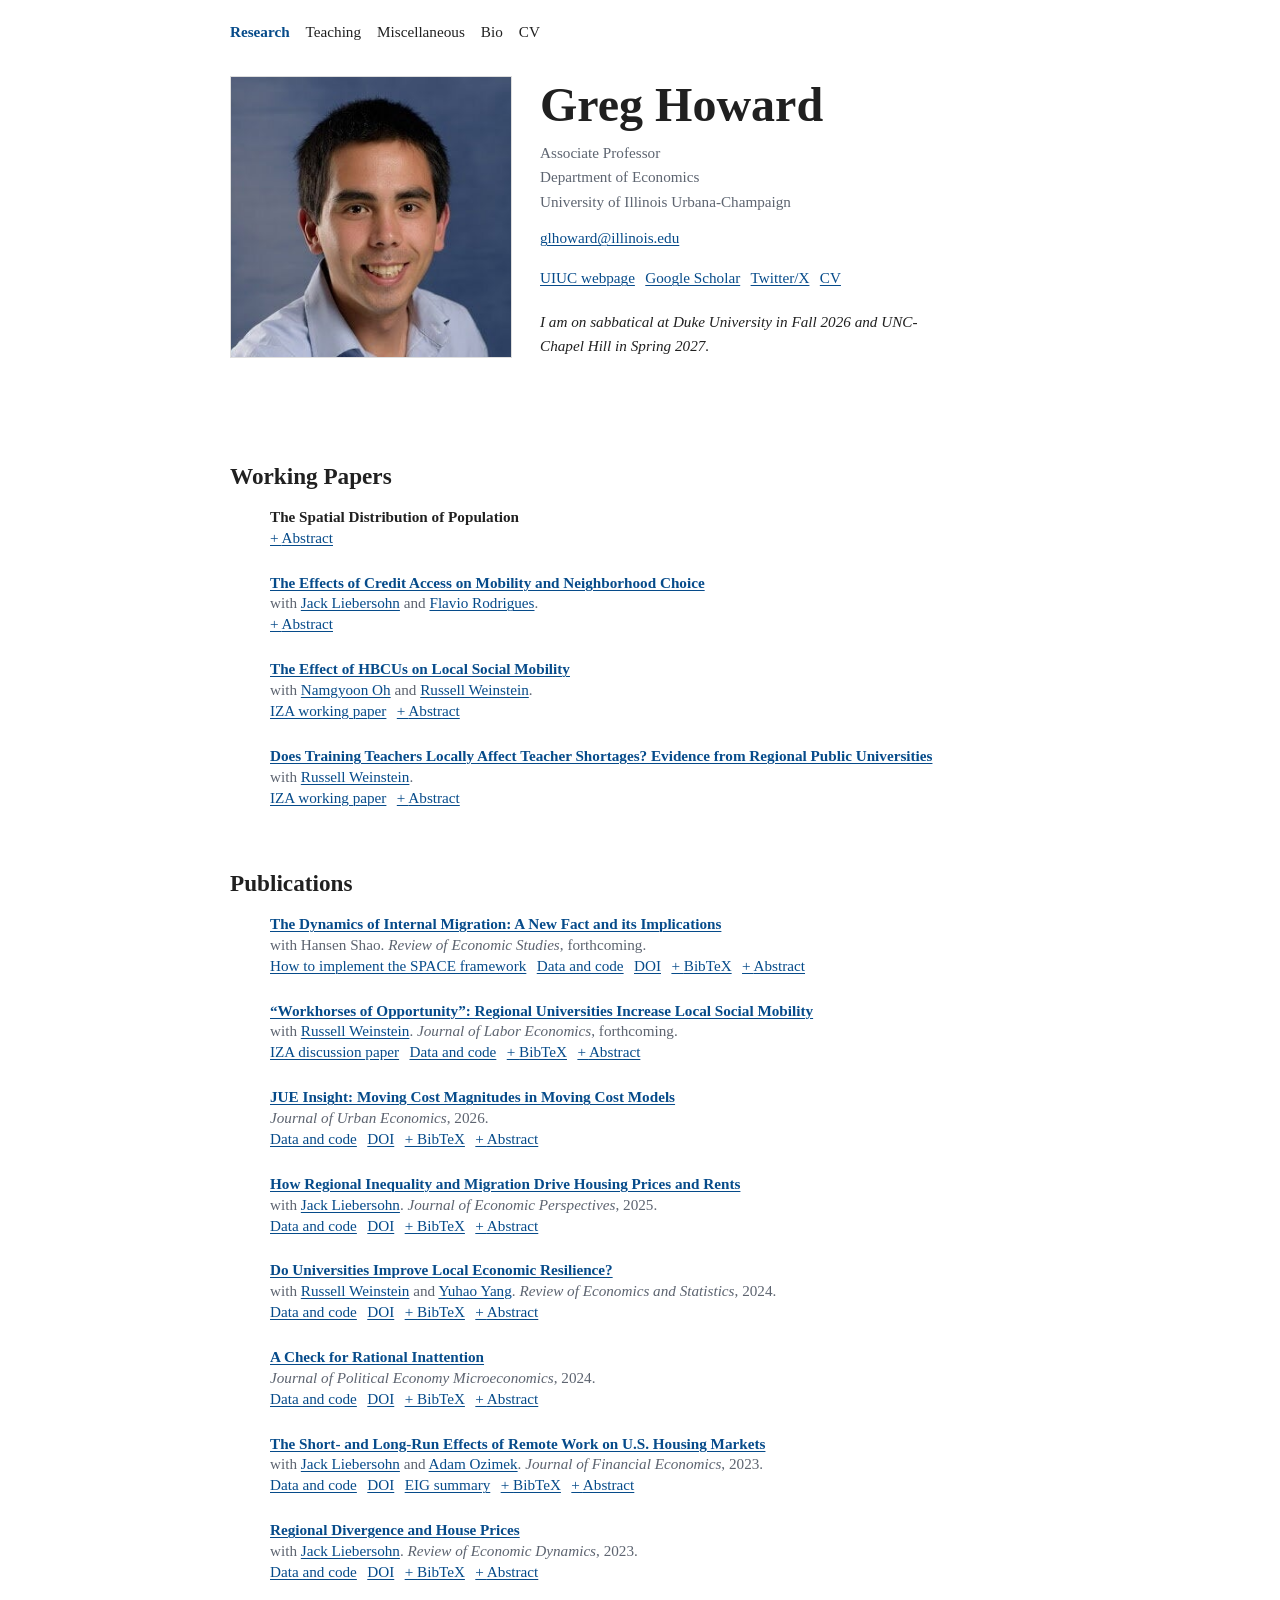
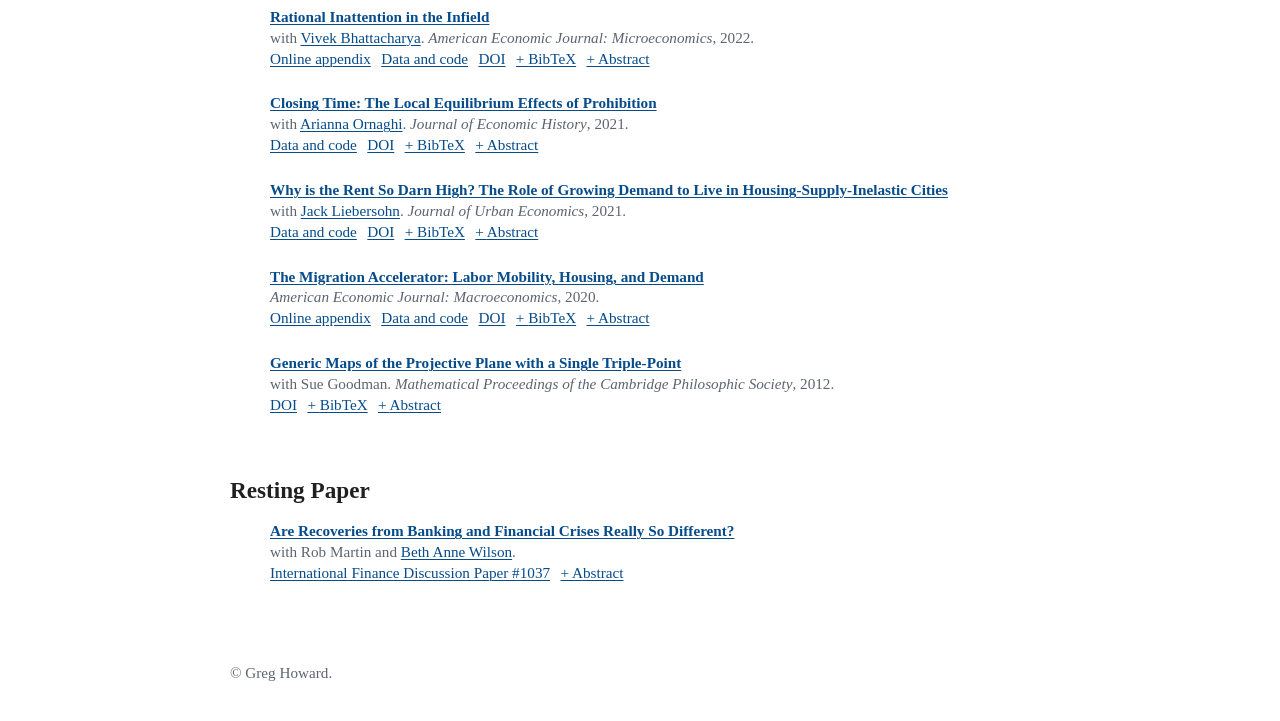
<file: index.html>
<!doctype html>
<html lang="en">
<head>
  <meta charset="utf-8">
  <meta name="viewport" content="width=device-width, initial-scale=1">
  <title>Greg Howard</title>
  <meta name="description" content="Academic homepage of Greg Howard, Associate Professor of Economics at the University of Illinois Urbana-Champaign. Research on migration, housing, urban and regional economics, universities, and attention.">
  <meta name="author" content="Greg Howard">
  <meta name="robots" content="index, follow, max-image-preview:large">
  <link rel="canonical" href="https://greghoward.org/">
  <link rel="me" href="https://economics.illinois.edu/profile/glhoward">
  <link rel="me" href="https://scholar.google.com/citations?user=89NvjbQAAAAJ">
  <link rel="me" href="https://twitter.com/greg_l_howard">
  <meta property="og:title" content="Greg Howard">
  <meta property="og:description" content="Academic homepage of Greg Howard at the University of Illinois Urbana-Champaign.">
  <meta property="og:type" content="website">
  <meta property="og:url" content="https://greghoward.org/">
  <meta property="og:site_name" content="Greg Howard">
  <meta property="og:locale" content="en_US">
  <meta property="og:image" content="https://greghoward.org/images/greg-howard.jpg">
  <meta property="og:image:alt" content="Greg Howard">
  <meta name="twitter:card" content="summary">
  <meta name="twitter:creator" content="@greg_l_howard">
  <meta name="twitter:title" content="Greg Howard">
  <meta name="twitter:description" content="Academic homepage of Greg Howard at the University of Illinois Urbana-Champaign.">
  <meta name="twitter:image" content="https://greghoward.org/images/greg-howard.jpg">
  <script type="application/ld+json">
  {
    "@context": "https://schema.org",
    "@graph": [
      {
        "@type": "Person",
        "@id": "https://greghoward.org/#greg-howard",
        "name": "Greg Howard",
        "givenName": "Greg",
        "familyName": "Howard",
        "url": "https://greghoward.org/",
        "image": "https://greghoward.org/images/greg-howard.jpg",
        "email": "mailto:glhoward@illinois.edu",
        "jobTitle": "Associate Professor of Economics",
        "worksFor": {
          "@type": "CollegeOrUniversity",
          "name": "University of Illinois Urbana-Champaign",
          "url": "https://illinois.edu/"
        },
        "affiliation": {
          "@type": "Organization",
          "name": "Department of Economics, University of Illinois Urbana-Champaign",
          "url": "https://economics.illinois.edu/"
        },
        "sameAs": [
          "https://economics.illinois.edu/profile/glhoward",
          "https://scholar.google.com/citations?user=89NvjbQAAAAJ",
          "https://twitter.com/greg_l_howard"
        ],
        "knowsAbout": [
          "Macroeconomics",
          "Urban economics",
          "Regional economics",
          "Migration",
          "Housing markets",
          "Universities",
          "Rational inattention"
        ]
      },
      {
        "@type": "WebSite",
        "@id": "https://greghoward.org/#website",
        "name": "Greg Howard",
        "url": "https://greghoward.org/",
        "publisher": {
          "@id": "https://greghoward.org/#greg-howard"
        }
      },
      {
        "@type": "CollectionPage",
        "@id": "https://greghoward.org/#webpage",
        "name": "Greg Howard",
        "url": "https://greghoward.org/",
        "description": "Academic homepage of Greg Howard, Associate Professor of Economics at the University of Illinois Urbana-Champaign.",
        "isPartOf": {
          "@id": "https://greghoward.org/#website"
        },
        "about": {
          "@id": "https://greghoward.org/#greg-howard"
        },
        "mainEntity": {
          "@type": "ItemList",
          "name": "Research by Greg Howard",
          "itemListElement": [
            {
              "@type": "ListItem",
              "position": 1,
              "item": {
                "@type": "ScholarlyArticle",
                "name": "The Spatial Distribution of Population"
              }
            },
            {
              "@type": "ListItem",
              "position": 2,
              "item": {
                "@type": "ScholarlyArticle",
                "name": "The Effects of Credit Access on Mobility and Neighborhood Choice",
                "url": "https://greghoward.org/papers/Credit_Access_and_Household_Mobility.pdf"
              }
            },
            {
              "@type": "ListItem",
              "position": 3,
              "item": {
                "@type": "ScholarlyArticle",
                "name": "The Effect of HBCUs on Local Social Mobility",
                "url": "https://greghoward.org/papers/HBCUs.pdf"
              }
            },
            {
              "@type": "ListItem",
              "position": 4,
              "item": {
                "@type": "ScholarlyArticle",
                "name": "Does Training Teachers Locally Affect Teacher Shortages? Evidence from Regional Public Universities",
                "url": "https://greghoward.org/papers/University_and_K_12_Education.pdf"
              }
            },
            {
              "@type": "ListItem",
              "position": 5,
              "item": {
                "@type": "ScholarlyArticle",
                "name": "The Dynamics of Internal Migration: A New Fact and its Implications",
                "url": "https://greghoward.org/papers/Microfoundations_for_Gravity.pdf"
              }
            },
            {
              "@type": "ListItem",
              "position": 6,
              "item": {
                "@type": "ScholarlyArticle",
                "name": "Workhorses of Opportunity: Regional Universities Increase Local Social Mobility",
                "url": "https://greghoward.org/papers/Universities_and_Mobility.pdf"
              }
            },
            {
              "@type": "ListItem",
              "position": 7,
              "item": {
                "@type": "ScholarlyArticle",
                "name": "Moving Cost Magnitudes in Moving Cost Models",
                "url": "https://greghoward.org/papers/Moving_Cost_Magnitudes.pdf"
              }
            },
            {
              "@type": "ListItem",
              "position": 8,
              "item": {
                "@type": "ScholarlyArticle",
                "name": "How Regional Inequality and Migration Drive Housing Prices and Rents",
                "url": "https://greghoward.org/papers/JEP_Article.pdf"
              }
            },
            {
              "@type": "ListItem",
              "position": 9,
              "item": {
                "@type": "ScholarlyArticle",
                "name": "Do Universities Improve Local Economic Resilience?",
                "url": "https://greghoward.org/papers/Resilience.pdf"
              }
            },
            {
              "@type": "ListItem",
              "position": 10,
              "item": {
                "@type": "ScholarlyArticle",
                "name": "A Check for Rational Inattention",
                "url": "https://greghoward.org/papers/AttentionChess.pdf"
              }
            },
            {
              "@type": "ListItem",
              "position": 11,
              "item": {
                "@type": "ScholarlyArticle",
                "name": "The Short- and Long-Run Effects of Remote Work on U.S. Housing Markets",
                "url": "https://greghoward.org/papers/Remote_Work.pdf"
              }
            },
            {
              "@type": "ListItem",
              "position": 12,
              "item": {
                "@type": "ScholarlyArticle",
                "name": "Regional Divergence and House Prices",
                "url": "https://greghoward.org/papers/Regional_Divergence.pdf"
              }
            },
            {
              "@type": "ListItem",
              "position": 13,
              "item": {
                "@type": "ScholarlyArticle",
                "name": "Rational Inattention in the Infield",
                "url": "https://greghoward.org/papers/Rational_Inattention.pdf"
              }
            },
            {
              "@type": "ListItem",
              "position": 14,
              "item": {
                "@type": "ScholarlyArticle",
                "name": "Closing Time: The Local Equilibrium Effects of Prohibition",
                "url": "https://greghoward.org/papers/Prohibition.pdf"
              }
            },
            {
              "@type": "ListItem",
              "position": 15,
              "item": {
                "@type": "ScholarlyArticle",
                "name": "Why is the Rent So Darn High? The Role of Growing Demand to Live in Housing-Supply-Inelastic Cities",
                "url": "https://greghoward.org/papers/Rent.pdf"
              }
            },
            {
              "@type": "ListItem",
              "position": 16,
              "item": {
                "@type": "ScholarlyArticle",
                "name": "The Migration Accelerator: Labor Mobility, Housing, and Demand",
                "url": "https://greghoward.org/papers/Howard_TheMigrationAccelerator.pdf"
              }
            },
            {
              "@type": "ListItem",
              "position": 17,
              "item": {
                "@type": "ScholarlyArticle",
                "name": "Generic Maps of the Projective Plane with a Single Triple-Point",
                "url": "https://greghoward.org/papers/GenericMaps.pdf"
              }
            },
            {
              "@type": "ListItem",
              "position": 18,
              "item": {
                "@type": "ScholarlyArticle",
                "name": "Are Recoveries from Banking and Financial Crises Really So Different?",
                "url": "https://greghoward.org/papers/Recoveries.pdf"
              }
            }
          ]
        }
      }
    ]
  }
  </script>
  <link rel="stylesheet" href="style.css">
</head>
<body>
  <a class="skip-link" href="#main">Skip to main content</a>

  <header class="site-header" id="home">
    <div class="container">
      <nav class="site-nav" aria-label="Primary navigation">
        <a href="index.html" aria-current="page">Research</a>
        <a href="teaching.html">Teaching</a>
        <a href="miscellaneous.html">Miscellaneous</a>
        <a href="bio.html">Bio</a>
        <a href="CV.pdf" target="_blank" rel="noopener">CV</a>
      </nav>

      <div class="intro profile">
        <img class="headshot" src="images/greg-howard.jpg" alt="Greg Howard">
        <div>
          <h1>Greg Howard</h1>
          <p class="role">Associate Professor<br>Department of Economics<br>University of Illinois Urbana-Champaign</p>
          <p><a href="mailto:glhoward@illinois.edu">glhoward@illinois.edu</a></p>
          <p class="links">
            <a href="https://economics.illinois.edu/profile/glhoward" target="_blank" rel="noopener">UIUC webpage</a>
            <a href="https://scholar.google.com/citations?hl=en&amp;user=89NvjbQAAAAJ" target="_blank" rel="noopener">Google Scholar</a>
            <a href="https://twitter.com/greg_l_howard" target="_blank" rel="noopener">Twitter/X</a>
            <a href="CV.pdf" target="_blank" rel="noopener">CV</a>
          </p>
          <p class="notice">I am on sabbatical at Duke University in Fall 2026 and UNC-Chapel Hill in Spring 2027.</p>
        </div>
      </div>
    </div>
  </header>

  <main id="main" class="container">
    <section id="working-papers" aria-labelledby="working-papers-heading">
      <h2 id="working-papers-heading">Working Papers</h2>

      <article class="paper">
        <div class="paper-title">The Spatial Distribution of Population</div>
        <div class="paper-links">
          <details class="abstract">
                    <summary>Abstract</summary>
                    <p>Why do populations exhibit Zipf's law nationally and within regions? I propose a theory of location choice in which cities substitute for one another at varying geographical scales, and which generates the rank-size regularity and a fractal spatial pattern. The model links bilateral migration flows to population cross-elasticities, yielding testable predictions: migration is nearly log-uniform in distance, follows gravity, is disproportionately long-distance for large cities, and is excessively large-city-to-large-city. I then use observed migration flows to discipline a quantitative version of the model. Combined with agglomeration, the model reproduces the observed spatial distribution across multiple stable equilibria.</p>
                  </details>
        </div>
      </article>

      <article class="paper">
        <div class="paper-title"><a href="papers/Credit_Access_and_Household_Mobility.pdf" target="_blank" rel="noopener">The Effects of Credit Access on Mobility and Neighborhood Choice</a></div>
        <div class="paper-meta">with <a href="https://www.jackliebersohn.com" target="_blank" rel="noopener">Jack Liebersohn</a> and <a href="https://sites.google.com/view/frodrigues/home" target="_blank" rel="noopener">Flavio Rodrigues</a>.</div>
        <div class="paper-links">
          <details class="abstract">
                    <summary>Abstract</summary>
                    <p>Using detailed credit data and an empirical strategy based on the removal of Chapter 7 bankruptcy flags, we study the effects of credit access on internal migration and neighborhood choice. We document that increased credit access increases zip-code migration rates but has no positive effect on a person's neighborhood quality. We interpret this result as consistent with a view that unconstrained movers equalize utility across space by their willingness to pay for housing, so constrained agents have no incentive to move to better-on-observable neighborhoods when their constraints are relaxed.</p>
                  </details>
        </div>
      </article>

      <article class="paper">
        <div class="paper-title"><a href="papers/HBCUs.pdf" target="_blank" rel="noopener">The Effect of HBCUs on Local Social Mobility</a></div>
        <div class="paper-meta">with <a href="https://namgyoon-oh.github.io/" target="_blank" rel="noopener">Namgyoon Oh</a> and <a href="https://publish.illinois.edu/russellweinstein/research/" target="_blank" rel="noopener">Russell Weinstein</a>.</div>
        <div class="paper-links">
          <a href="https://docs.iza.org/dp18402.pdf" target="_blank" rel="noopener">IZA working paper</a>
          <details class="abstract">
                    <summary>Abstract</summary>
                    <p>We investigate the effects of 4-year public historically Black colleges and universities (HBCUs) on social mobility of nearby Black and White children. For causal identification, we exploit that many HBCUs began as normal schools training Black teachers. We argue site selection resembled that for Black insane asylums (as well as all asylums). Using this design, we find that in recent years, Black children from counties with Black normal schools are seven percentage points more likely to graduate college and rise two percentiles in the income distribution that those from control asylum counties. We find no effects for White children.</p>
                  </details>
        </div>
      </article>

      <article class="paper">
        <div class="paper-title"><a href="papers/University_and_K_12_Education.pdf" target="_blank" rel="noopener">Does Training Teachers Locally Affect Teacher Shortages? Evidence from Regional Public Universities</a></div>
        <div class="paper-meta">with <a href="https://publish.illinois.edu/russellweinstein/research/" target="_blank" rel="noopener">Russell Weinstein</a>.</div>
        <div class="paper-links">
          <a href="https://docs.iza.org/dp18572.pdf" target="_blank" rel="noopener">IZA working paper</a>
          <details class="abstract">
                    <summary>Abstract</summary>
                    <p>We study the effect of regional public universities on local teacher labor markets. We use the historical assignment of normal schools and insane asylums to identify the effect of university proximity. Normal schools, built to train teachers, became regional universities while asylums mostly continue as small psychiatric facilities. Our evidence suggests greater teacher supply in normal school counties: lower teacher wages and more teachers per student. Asylum counties have more teachers with emergency credentials and fewer who majored in education&mdash;suggesting they mitigate lower supply by hiring in different pools. Normal school counties have higher high school test scores and graduation rates.</p>
                  </details>
        </div>
      </article>

    </section>

    <section id="publications" aria-labelledby="publications-heading">
      <h2 id="publications-heading">Publications</h2>

      <article class="paper">
        <div class="paper-title"><a href="papers/Microfoundations_for_Gravity.pdf" target="_blank" rel="noopener">The Dynamics of Internal Migration: A New Fact and its Implications</a></div>
        <div class="paper-meta">with Hansen Shao. <cite>Review of Economic Studies</cite>, forthcoming.</div>
        <div class="paper-links">
          <a href="https://greghoward.org/space/" target="_blank" rel="noopener">How to implement the SPACE framework</a>
          <a href="https://zenodo.org/records/19240923" target="_blank" rel="noopener">Data and code</a>
          <a href="https://doi.org/10.1093/restud/rdag049" target="_blank" rel="noopener">DOI</a>
          <details class="bibtex">
                    <summary>BibTeX</summary>
                    <pre><code>@article{HowardShaoDynamicsInternalMigration,
  author = {Howard, Greg and Shao, Hansen},
  title = {The Dynamics of Internal Migration: A New Fact and its Implications},
  journal = {Review of Economic Studies},
  year = {2026},
  note = {Forthcoming},
  doi = {10.1093/restud/rdag049},
  url = {https://greghoward.org/papers/Microfoundations_for_Gravity.pdf}
}</code></pre>
                  </details>
          <details class="abstract">
                    <summary>Abstract</summary>
                    <p>We show a new fact: the t-year interstate migration rate is close to proportional to the square root of t. This is a puzzle for simple moving cost models which predict an approximately linear relationship. We propose a model of persistent and spatially-correlated match-specific utility that produces the square root fact while maintaining the tractability and flexibility of standard migration models. Compared to the standard model, the new model yields better forecasts of individuals' locations, has different implications for welfare effects of migration policies, and makes different predictions for long-run population changes in response to shocks.</p>
                  </details>
        </div>
      </article>

      <article class="paper">
        <div class="paper-title"><a href="papers/Universities_and_Mobility.pdf" target="_blank" rel="noopener">&ldquo;Workhorses of Opportunity&rdquo;: Regional Universities Increase Local Social Mobility</a></div>
        <div class="paper-meta">with <a href="https://publish.illinois.edu/russellweinstein/research/" target="_blank" rel="noopener">Russell Weinstein</a>. <cite>Journal of Labor Economics</cite>, forthcoming.</div>
        <div class="paper-links">
          <a href="https://www.iza.org/publications/dp/15622/workhorses-of-opportunity-regional-universities-increase-local-social-mobility" target="_blank" rel="noopener">IZA discussion paper</a>
          <a href="https://doi.org/10.7910/DVN/QYTL5I" target="_blank" rel="noopener">Data and code</a>
          <details class="bibtex">
                    <summary>BibTeX</summary>
                    <pre><code>@article{HowardWeinsteinWorkhorsesOpportunity,
  author = {Howard, Greg and Weinstein, Russell},
  title = {Workhorses of Opportunity: Regional Universities Increase Local Social Mobility},
  journal = {Journal of Labor Economics},
  year = {2027},
  note = {Forthcoming},
  url = {https://greghoward.org/papers/Universities_and_Mobility.pdf}
}</code></pre>
                  </details>
          <details class="abstract">
                    <summary>Abstract</summary>
                    <p>Regional public universities educate approximately 70 percent of college students at four-year public universities and an even larger share of students from disadvantaged backgrounds. They aim to provide opportunity for education and social mobility, in part by locating near potential students. In this paper, we use the historical assignment of normal schools and insane asylums, normal schools grew into regional universities while asylums remain small, and data from Opportunity Insights to identify the effects of regional universities on the social mobility of nearby children. Children in counties given a normal school get more education and have better economic and social outcomes, especially lower-income children. For several key outcomes, we show this effect is a causal effect on children, and not only selection on which children live near universities.</p>
                  </details>
        </div>
      </article>

      <article class="paper">
        <div class="paper-title"><a href="papers/Moving_Cost_Magnitudes.pdf" target="_blank" rel="noopener">JUE Insight: Moving Cost Magnitudes in Moving Cost Models</a></div>
        <div class="paper-meta"><cite>Journal of Urban Economics</cite>, 2026.</div>
        <div class="paper-links">
          <a href="https://doi.org/10.17632/w9gp687zk5.1" target="_blank" rel="noopener">Data and code</a>
          <a href="https://doi.org/10.1016/j.jue.2025.103827" target="_blank" rel="noopener">DOI</a>
          <details class="bibtex">
                    <summary>BibTeX</summary>
                    <pre><code>@article{HowardMovingCostMagnitudes,
  author = {Howard, Greg},
  title = {JUE Insight: Moving Cost Magnitudes in Moving Cost Models},
  journal = {Journal of Urban Economics},
  volume = {151},
  year = {2026},
  doi = {10.1016/j.jue.2025.103827},
  url = {https://greghoward.org/papers/Moving_Cost_Magnitudes.pdf}
}</code></pre>
                  </details>
          <details class="abstract">
                    <summary>Abstract</summary>
                    <p>The internal migration literature has estimated a wide range of moving costs, including some that are several times larger than annual income. How should economists interpret this estimate? I show that in standard models, average moving costs can be decomposed into an information term and a returns to migration term. The information term is proportional to the Shannon entropy of next period's location minus the Shannon information of staying in the same location. In simple models, the information term is much larger than the returns to migration term; in some cases, the returns to migration term is zero. Therefore, average moving costs are a helpful statistic about the model's predictive power regarding future moves but are not invariant to seemingly innocuous choices of the modeler.</p>
                  </details>
        </div>
      </article>

      <article class="paper">
        <div class="paper-title"><a href="papers/JEP_Article.pdf" target="_blank" rel="noopener">How Regional Inequality and Migration Drive Housing Prices and Rents</a></div>
        <div class="paper-meta">with <a href="https://www.jackliebersohn.com" target="_blank" rel="noopener">Jack Liebersohn</a>. <cite>Journal of Economic Perspectives</cite>, 2025.</div>
        <div class="paper-links">
          <a href="https://www.openicpsr.org/openicpsr/project/230944/version/V1/view" target="_blank" rel="noopener">Data and code</a>
          <a href="https://doi.org/10.1257/jep.20241426" target="_blank" rel="noopener">DOI</a>
          <details class="bibtex">
                    <summary>BibTeX</summary>
                    <pre><code>@article{HowardLiebersohnRegionalInequalityHousing,
  author = {Howard, Greg and Liebersohn, Jack},
  title = {How Regional Inequality and Migration Drive Housing Prices and Rents},
  journal = {Journal of Economic Perspectives},
  volume = {39},
  number = {3},
  pages = {3--26},
  year = {2025},
  doi = {10.1257/jep.20241426},
  url = {https://greghoward.org/papers/JEP_Article.pdf}
}</code></pre>
                  </details>
          <details class="abstract">
                    <summary>Abstract</summary>
                    <p>We argue that rising regional inequality contributes to higher average housing prices and rents. We show three key empirical facts that contribute to this mechanism: first, income growth has been faster in already high-income cities; second, people are drawn to these cities by the income growth, raising relative housing demand and relative housing prices and rents; and third, housing supply in these cities is inelastic due to density and regulation, so these cities have not produced the housing to match the rising demand. We illustrate the resulting changes using a graphical spatial model in which rising regional inequality reallocates population toward high-income, supply-constrained areas. This shift raises national average housing prices and rents.</p>
                  </details>
        </div>
      </article>

      <article class="paper">
        <div class="paper-title"><a href="papers/Resilience.pdf" target="_blank" rel="noopener">Do Universities Improve Local Economic Resilience?</a></div>
        <div class="paper-meta">with <a href="https://publish.illinois.edu/russellweinstein/research/" target="_blank" rel="noopener">Russell Weinstein</a> and <a href="https://sites.google.com/illinois.edu/yuhao-yang91/home" target="_blank" rel="noopener">Yuhao Yang</a>. <cite>Review of Economics and Statistics</cite>, 2024.</div>
        <div class="paper-links">
          <a href="https://doi.org/10.7910/DVN/MGYHRC" target="_blank" rel="noopener">Data and code</a>
          <a href="https://doi.org/10.1162/rest_a_01212" target="_blank" rel="noopener">DOI</a>
          <details class="bibtex">
                    <summary>BibTeX</summary>
                    <pre><code>@article{HowardWeinsteinYangUniversitiesResilience,
  author = {Howard, Greg and Weinstein, Russell and Yang, Yuhao},
  title = {Do Universities Improve Local Economic Resilience?},
  journal = {Review of Economics and Statistics},
  volume = {106},
  number = {4},
  pages = {1129--1145},
  year = {2024},
  doi = {10.1162/rest_a_01212},
  url = {https://greghoward.org/papers/Resilience.pdf}
}</code></pre>
                  </details>
          <details class="abstract">
                    <summary>Abstract</summary>
                    <p>We use a novel identification strategy to investigate whether regional universities make their local economies more resilient. Our strategy is based on state governments using similar site-selection criteria to assign normal schools, to train teachers, and insane asylums between 1830 and 1930. Normal schools became larger regional universities while asylum properties mostly continue as small state-owned psychiatric health facilities. We find that a regional university roughly offsets the negative effects of manufacturing exposure. We show the resilience of regional public university spending is an important mechanism, and we show correlations consistent with bachelor's degree share also playing a mediating role.</p>
                  </details>
        </div>
      </article>

      <article class="paper">
        <div class="paper-title"><a href="papers/AttentionChess.pdf" target="_blank" rel="noopener">A Check for Rational Inattention</a></div>
        <div class="paper-meta"><cite>Journal of Political Economy Microeconomics</cite>, 2024.</div>
        <div class="paper-links">
          <a href="https://doi.org/10.7910/DVN/L5TWQK" target="_blank" rel="noopener">Data and code</a>
          <a href="https://doi.org/10.1086/727556" target="_blank" rel="noopener">DOI</a>
          <details class="bibtex">
                    <summary>BibTeX</summary>
                    <pre><code>@article{HowardCheckRationalInattention,
  author = {Howard, Greg},
  title = {A Check for Rational Inattention},
  journal = {Journal of Political Economy Microeconomics},
  volume = {2},
  number = {1},
  pages = {172--199},
  year = {2024},
  doi = {10.1086/727556},
  url = {https://greghoward.org/papers/AttentionChess.pdf}
}</code></pre>
                  </details>
          <details class="abstract">
                    <summary>Abstract</summary>
                    <p>Who is rationally inattentive, and in what situations? Models of rational inattention allow agents to make mistakes in their actions, but assume they optimize their allocation of attention. Using millions of online chess moves, I test this assumption, by comparing the marginal benefits, better moves, and marginal costs, less time for future moves, of attention. I find that high-skilled players equalize marginal benefit and cost, but low-skilled players have higher marginal cost, i.e. they spend too long on moves. I also find that having less time leads to deviations from rational inattention. A simple intervention improves players' attention allocation.</p>
                  </details>
        </div>
      </article>

      <article class="paper">
        <div class="paper-title"><a href="papers/Remote_Work.pdf" target="_blank" rel="noopener">The Short- and Long-Run Effects of Remote Work on U.S. Housing Markets</a></div>
        <div class="paper-meta">with <a href="https://www.jackliebersohn.com" target="_blank" rel="noopener">Jack Liebersohn</a> and <a href="https://adamozimek.com/" target="_blank" rel="noopener">Adam Ozimek</a>. <cite>Journal of Financial Economics</cite>, 2023.</div>
        <div class="paper-links">
          <a href="https://data.mendeley.com/datasets/fhdzx88w4s/3" target="_blank" rel="noopener">Data and code</a>
          <a href="https://doi.org/10.1016/j.jfineco.2023.103705" target="_blank" rel="noopener">DOI</a>
          <a href="https://eig.org/remote-work-and-housing-markets/" target="_blank" rel="noopener">EIG summary</a>
          <details class="bibtex">
                    <summary>BibTeX</summary>
                    <pre><code>@article{HowardLiebersohnOzimekRemoteWork,
  author = {Howard, Greg and Liebersohn, Jack and Ozimek, Adam},
  title = {The Short- and Long-Run Effects of Remote Work on U.S. Housing Markets},
  journal = {Journal of Financial Economics},
  volume = {150},
  number = {1},
  pages = {166--184},
  year = {2023},
  doi = {10.1016/j.jfineco.2023.103705},
  url = {https://greghoward.org/papers/Remote_Work.pdf}
}</code></pre>
                  </details>
          <details class="abstract">
                    <summary>Abstract</summary>
                    <p>Remote work has increased the demand for housing and changed the demand for the location of that housing. Because housing supply is heterogeneous across space and more elastic in the long-run, the effects on rents and populations may differ over time. We use the lens of a spatial housing model with heterogeneous housing supply elasticities to identify the housing and location demand changes from 2020-2022, and show that the same shocks will have different effects in the long run. Even though rents and prices increased significantly in the short-run, we estimate that in the long-run, increased housing demand will increase rents by only 1.8 percentage points, and that changing location demand will decrease rents by 0.3 percentage points, with a more negative impact on cities in which CPI is measured and cities that were initially expensive.</p>
                  </details>
        </div>
      </article>

      <article class="paper">
        <div class="paper-title"><a href="papers/Regional_Divergence.pdf" target="_blank" rel="noopener">Regional Divergence and House Prices</a></div>
        <div class="paper-meta">with <a href="https://www.jackliebersohn.com" target="_blank" rel="noopener">Jack Liebersohn</a>. <cite>Review of Economic Dynamics</cite>, 2023.</div>
        <div class="paper-links">
          <a href="https://economicdynamics.org/codes/21/21-308/Regional_Divergence_Replication.zip" target="_blank" rel="noopener">Data and code</a>
          <a href="https://doi.org/10.1016/j.red.2022.10.002" target="_blank" rel="noopener">DOI</a>
          <details class="bibtex">
                    <summary>BibTeX</summary>
                    <pre><code>@article{HowardLiebersohnRegionalDivergence,
  author = {Howard, Greg and Liebersohn, Jack},
  title = {Regional Divergence and House Prices},
  journal = {Review of Economic Dynamics},
  volume = {49},
  pages = {312--350},
  year = {2023},
  doi = {10.1016/j.red.2022.10.002},
  url = {https://greghoward.org/papers/Regional_Divergence.pdf}
}</code></pre>
                  </details>
          <details class="abstract">
                    <summary>Abstract</summary>
                    <p>We document a new fact: regional divergence, the rate at which rich states grow faster than poor states, explains most U.S. house price movements since 1939, including the post-2000 boom-bust-boom cycle. An industry-share instrument provides evidence the relationship is causal, implying the location of economic growth affects national house prices. We propose a model to learn why regional divergence and house prices are related. In the model, high interstate inequality raises rents on average because relative demand for living in a high-income state increases and housing supply in low-income states is elastic. Regional divergence leads to higher expected future interstate inequality, which implies higher expected future rents, and therefore, higher current house prices. The model accurately predicts rents since 1929, which are quite different than prices, as well as cross-sectional moments of prices, rents, construction, and migration.</p>
                  </details>
        </div>
      </article>

      <article class="paper">
        <div class="paper-title"><a href="papers/Rational_Inattention.pdf" target="_blank" rel="noopener">Rational Inattention in the Infield</a></div>
        <div class="paper-meta">with <a href="https://sites.northwestern.edu/vivek/" target="_blank" rel="noopener">Vivek Bhattacharya</a>. <cite>American Economic Journal: Microeconomics</cite>, 2022.</div>
        <div class="paper-links">
          <a href="papers/Rational_Inattention_Appendix.pdf" target="_blank" rel="noopener">Online appendix</a>
          <a href="https://www.openicpsr.org/openicpsr/project/129501/version/V1/view" target="_blank" rel="noopener">Data and code</a>
          <a href="https://doi.org/10.1257/mic.20200310" target="_blank" rel="noopener">DOI</a>
          <details class="bibtex">
                    <summary>BibTeX</summary>
                    <pre><code>@article{BhattacharyaHowardRationalInattentionInfield,
  author = {Bhattacharya, Vivek and Howard, Greg},
  title = {Rational Inattention in the Infield},
  journal = {American Economic Journal: Microeconomics},
  volume = {14},
  number = {4},
  pages = {348--393},
  year = {2022},
  doi = {10.1257/mic.20200310},
  url = {https://greghoward.org/papers/Rational_Inattention.pdf}
}</code></pre>
                  </details>
          <details class="abstract">
                    <summary>Abstract</summary>
                    <p>This paper provides evidence of rational inattention by experienced professionals in strategic interactions. We add rational inattention to a game of matching pennies with state-dependent payoffs. Unlike the full-information mixed-strategy Nash equilibrium, payoffs of different actions need not be equated state-by-state. Moreover, players respond partially to payoff differences, this responsiveness is stronger when attention costs are lower, strategies converge to full-information Nash as stakes increase, and average payoffs across all states are approximately equal across actions. We test these predictions using data on millions of pitches from Major League Baseball, where we observe strategies, payoffs, and proxies for attention costs.</p>
                  </details>
        </div>
      </article>

      <article class="paper">
        <div class="paper-title"><a href="papers/Prohibition.pdf" target="_blank" rel="noopener">Closing Time: The Local Equilibrium Effects of Prohibition</a></div>
        <div class="paper-meta">with <a href="https://sites.google.com/view/ariannaornaghi/about" target="_blank" rel="noopener">Arianna Ornaghi</a>. <cite>Journal of Economic History</cite>, 2021.</div>
        <div class="paper-links">
          <a href="https://www.openicpsr.org/openicpsr/project/137222/version/V1/view" target="_blank" rel="noopener">Data and code</a>
          <a href="https://doi.org/10.1017/S0022050721000346" target="_blank" rel="noopener">DOI</a>
          <details class="bibtex">
                    <summary>BibTeX</summary>
                    <pre><code>@article{HowardOrnaghiProhibition,
  author = {Howard, Greg and Ornaghi, Arianna},
  title = {Closing Time: The Local Equilibrium Effects of Prohibition},
  journal = {Journal of Economic History},
  volume = {81},
  number = {3},
  pages = {792--830},
  year = {2021},
  doi = {10.1017/S0022050721000346},
  url = {https://greghoward.org/papers/Prohibition.pdf}
}</code></pre>
                  </details>
          <details class="abstract">
                    <summary>Abstract</summary>
                    <p>How do different local policies in a federal system affect local land values, production, and sorting? We study the question exploiting a large historical policy change: U.S. Alcohol Prohibition in the early twentieth century. Comparing same-state early and late adopters of county dry laws in a difference-in-differences design, we find that early Prohibition adoption increased population and farm real estate values. Moreover, we find strong effects on farm productivity consistent with increased investment due to a land price channel. In equilibrium, the policy change disproportionately attracted immigrants and African-Americans.</p>
                  </details>
        </div>
      </article>

      <article class="paper">
        <div class="paper-title"><a href="papers/Rent.pdf" target="_blank" rel="noopener">Why is the Rent So Darn High? The Role of Growing Demand to Live in Housing-Supply-Inelastic Cities</a></div>
        <div class="paper-meta">with <a href="https://www.jackliebersohn.com" target="_blank" rel="noopener">Jack Liebersohn</a>. <cite>Journal of Urban Economics</cite>, 2021.</div>
        <div class="paper-links">
          <a href="https://doi.org/10.3886/E142641V1" target="_blank" rel="noopener">Data and code</a>
          <a href="https://doi.org/10.1016/j.jue.2021.103369" target="_blank" rel="noopener">DOI</a>
          <details class="bibtex">
                    <summary>BibTeX</summary>
                    <pre><code>@article{HowardLiebersohnRent,
  author = {Howard, Greg and Liebersohn, Jack},
  title = {Why is the Rent So Darn High? The Role of Growing Demand to Live in Housing-Supply-Inelastic Cities},
  journal = {Journal of Urban Economics},
  volume = {124},
  year = {2021},
  doi = {10.1016/j.jue.2021.103369},
  url = {https://greghoward.org/papers/Rent.pdf}
}</code></pre>
                  </details>
          <details class="abstract">
                    <summary>Abstract</summary>
                    <p>Real rents measured in the United States CPI increased 17.4 log-points from 2000-2018. We present a spatial equilibrium framework to decompose the increase into several channels, including demand to live in housing-supply-inelastic cities. We find location demand contributed significantly: using parameterizations from the literature and a new rent index, we find it is responsible for between 17 and 73 percent of the overall rent increase, and an even larger share in cities where CPI is measured. The wide range is primarily due to a lack of consensus over the population elasticity to rents, so we estimate it by comparing the effects of demand shocks across cities of differing housing supply elasticities. We find that demand changes have similar effects across cities, suggesting a high population elasticity. Therefore, our preferred estimate is that location demand accounts for more than half of the increase. We discuss implications for housing supply policy.</p>
                  </details>
        </div>
      </article>

      <article class="paper">
        <div class="paper-title"><a href="papers/Howard_TheMigrationAccelerator.pdf" target="_blank" rel="noopener">The Migration Accelerator: Labor Mobility, Housing, and Demand</a></div>
        <div class="paper-meta"><cite>American Economic Journal: Macroeconomics</cite>, 2020.</div>
        <div class="paper-links">
          <a href="papers/Howard_TheMigrationAccelerator_OnlineAppendix.pdf" target="_blank" rel="noopener">Online appendix</a>
          <a href="https://www.openicpsr.org/openicpsr/project/111722/version/V1/view" target="_blank" rel="noopener">Data and code</a>
          <a href="https://doi.org/10.1257/mac.20180363" target="_blank" rel="noopener">DOI</a>
          <details class="bibtex">
                    <summary>BibTeX</summary>
                    <pre><code>@article{HowardMigrationAccelerator,
  author = {Howard, Greg},
  title = {The Migration Accelerator: Labor Mobility, Housing, and Demand},
  journal = {American Economic Journal: Macroeconomics},
  volume = {12},
  number = {4},
  pages = {147--179},
  year = {2020},
  doi = {10.1257/mac.20180363},
  url = {https://greghoward.org/papers/Howard_TheMigrationAccelerator.pdf}
}</code></pre>
                  </details>
          <details class="abstract">
                    <summary>Abstract</summary>
                    <p>What is the role of migration in regional evolutions? I document that within-U.S. migration causes a reduction in the unemployment rate of the receiving city, over several years. To establish this causal effect, I construct an instrument using outmigration of other places and predict its destination from historical patterns. The decline in unemployment is due to housing. Housing is durable, so increased demand causes a surge of new houses and construction jobs. Additionally, migrants' housing demand raises prices, increasing borrowing and non-tradable employment. This finding implies the endogenous response of migration amplifies local labor demand shocks by about a third.</p>
                  </details>
        </div>
      </article>

      <article class="paper">
        <div class="paper-title"><a href="papers/GenericMaps.pdf" target="_blank" rel="noopener">Generic Maps of the Projective Plane with a Single Triple-Point</a></div>
        <div class="paper-meta">with Sue Goodman. <cite>Mathematical Proceedings of the Cambridge Philosophic Society</cite>, 2012.</div>
        <div class="paper-links">
          <a href="https://doi.org/10.1017/S0305004112000059" target="_blank" rel="noopener">DOI</a>
          <details class="bibtex">
                    <summary>BibTeX</summary>
                    <pre><code>@article{GoodmanHowardGenericMaps,
  author = {Goodman, Sue and Howard, Greg},
  title = {Generic Maps of the Projective Plane with a Single Triple-Point},
  journal = {Mathematical Proceedings of the Cambridge Philosophical Society},
  volume = {152},
  number = {3},
  pages = {455--472},
  year = {2012},
  doi = {10.1017/S0305004112000059},
  url = {https://greghoward.org/papers/GenericMaps.pdf}
}</code></pre>
                  </details>
          <details class="abstract">
                    <summary>Abstract</summary>
                    <p>Cromwell and Marar present an analysis of semi-regular, generic, surfaces with a single triple-point and connected self-intersection set. Six of their surfaces are the projective plane, including Boy's surface and Steiner's surface. We build on their work by incorporating twists similar to that of Apery's immersion of the projective plane and show that with a few additional surfaces, all such generic maps of the projective plane are now identified.</p>
                  </details>
        </div>
      </article>

    </section>

    <section id="resting-paper" aria-labelledby="resting-paper-heading">
      <h2 id="resting-paper-heading">Resting Paper</h2>

      <article class="paper">
        <div class="paper-title"><a href="papers/Recoveries.pdf" target="_blank" rel="noopener">Are Recoveries from Banking and Financial Crises Really So Different?</a></div>
        <div class="paper-meta">with Rob Martin and <a href="https://www.federalreserve.gov/econresdata/beth-anne-wilson.htm" target="_blank" rel="noopener">Beth Anne Wilson</a>.</div>
        <div class="paper-links">
          <a href="https://www.federalreserve.gov/econres/ifdp/are-recoveries-from-banking-and-financial-crises-really-so-different.htm" target="_blank" rel="noopener">International Finance Discussion Paper #1037</a>
          <details class="abstract">
                    <summary>Abstract</summary>
                    <p>This paper studies the behavior of recoveries from recessions across 59 advanced and emerging market economies over the past 40 years. Focusing specifically on the performance of output after the recession trough, we find little or no difference in the pace of output growth across types of recessions. In particular, banking and financial crisis do not affect the strength of the economic rebound, although these recessions are more severe, implying a sizable output loss. However, recovery does change with some characteristics of recession. Recoveries tend to be faster following deeper recessions, especially in emerging markets, and tend to be slower following long recessions. Most recessions are associated with a slowing, if not outright decline in house prices, but recessions with large declines in house prices also tend to have slower recoveries. Long recessions and those associated with poor housing-market outcomes can lead to sustained output losses relative to pre-crisis trends. Consistent with microeconomic studies showing permanent income loss to job-losing workers during recessions, we find that the sustained deviation in output from trend is associated with a reduction in labor input, especially linked to declines in employment and labor-force participation following recessions. On net, our results imply that the output/employment gap following a severe, long recessions is considerably smaller than is typically assumed by standard macro models, which in turn may have substantial implications for macroeconomic policy during recoveries.</p>
                  </details>
        </div>
      </article>
    </section>
  </main>

  <footer class="site-footer">
    <div class="container">
      <p>&copy; Greg Howard.</p>
    </div>
  </footer>
</body>
</html>
</file>
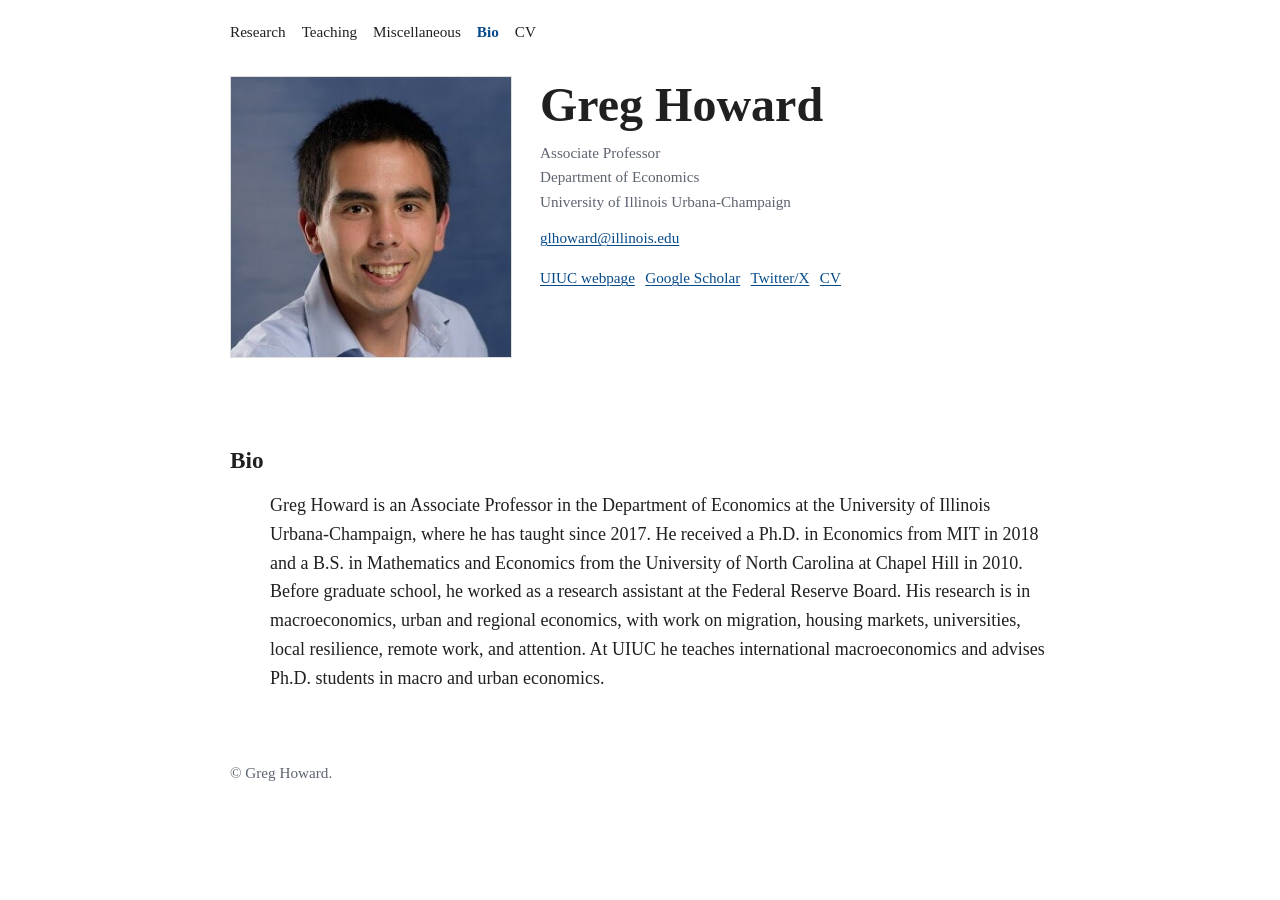
<file: bio.html>
<!doctype html>
<html lang="en">
<head>
  <meta charset="utf-8">
  <meta name="viewport" content="width=device-width, initial-scale=1">
  <title>Bio | Greg Howard</title>
  <meta name="description" content="Short biographical note for Greg Howard, Associate Professor of Economics at the University of Illinois Urbana-Champaign.">
  <meta name="author" content="Greg Howard">
  <meta name="robots" content="index, follow, max-image-preview:large">
  <link rel="canonical" href="https://greghoward.org/bio.html">
  <meta property="og:title" content="Bio | Greg Howard">
  <meta property="og:description" content="Short biographical note for Greg Howard.">
  <meta property="og:type" content="website">
  <meta property="og:url" content="https://greghoward.org/bio.html">
  <meta property="og:site_name" content="Greg Howard">
  <meta property="og:locale" content="en_US">
  <meta property="og:image" content="https://greghoward.org/images/greg-howard.jpg">
  <meta property="og:image:alt" content="Greg Howard">
  <meta name="twitter:card" content="summary">
  <meta name="twitter:creator" content="@greg_l_howard">
  <meta name="twitter:title" content="Bio | Greg Howard">
  <meta name="twitter:description" content="Short biographical note for Greg Howard.">
  <meta name="twitter:image" content="https://greghoward.org/images/greg-howard.jpg">
  <script type="application/ld+json">
  {
    "@context": "https://schema.org",
    "@graph": [
      {
        "@type": "Person",
        "@id": "https://greghoward.org/#greg-howard",
        "name": "Greg Howard",
        "url": "https://greghoward.org/",
        "image": "https://greghoward.org/images/greg-howard.jpg",
        "email": "mailto:glhoward@illinois.edu",
        "jobTitle": "Associate Professor of Economics",
        "worksFor": {
          "@type": "CollegeOrUniversity",
          "name": "University of Illinois Urbana-Champaign",
          "url": "https://illinois.edu/"
        },
        "sameAs": [
          "https://economics.illinois.edu/profile/glhoward",
          "https://scholar.google.com/citations?user=89NvjbQAAAAJ",
          "https://twitter.com/greg_l_howard"
        ]
      },
      {
        "@type": "ProfilePage",
        "@id": "https://greghoward.org/bio.html#webpage",
        "name": "Bio | Greg Howard",
        "url": "https://greghoward.org/bio.html",
        "description": "Short biographical note for Greg Howard, Associate Professor of Economics at the University of Illinois Urbana-Champaign.",
        "mainEntity": {
          "@id": "https://greghoward.org/#greg-howard"
        }
      }
    ]
  }
  </script>
  <link rel="stylesheet" href="style.css">
</head>
<body>
  <a class="skip-link" href="#main">Skip to main content</a>

  <header class="site-header">
    <div class="container">
      <nav class="site-nav" aria-label="Primary navigation">
        <a href="index.html">Research</a>
        <a href="teaching.html">Teaching</a>
        <a href="miscellaneous.html">Miscellaneous</a>
        <a href="bio.html" aria-current="page">Bio</a>
        <a href="CV.pdf" target="_blank" rel="noopener">CV</a>
      </nav>

      <div class="intro profile">
        <img class="headshot" src="images/greg-howard.jpg" alt="Greg Howard">
        <div>
          <h1>Greg Howard</h1>
          <p class="role">Associate Professor<br>Department of Economics<br>University of Illinois Urbana-Champaign</p>
          <p><a href="mailto:glhoward@illinois.edu">glhoward@illinois.edu</a></p>
          <p class="links">
            <a href="https://economics.illinois.edu/profile/glhoward" target="_blank" rel="noopener">UIUC webpage</a>
            <a href="https://scholar.google.com/citations?hl=en&amp;user=89NvjbQAAAAJ" target="_blank" rel="noopener">Google Scholar</a>
            <a href="https://twitter.com/greg_l_howard" target="_blank" rel="noopener">Twitter/X</a>
            <a href="CV.pdf" target="_blank" rel="noopener">CV</a>
          </p>
        </div>
      </div>
    </div>
  </header>

  <main id="main" class="container">
    <section aria-labelledby="bio-heading">
      <h2 id="bio-heading">Bio</h2>
      <p>Greg Howard is an Associate Professor in the Department of Economics at the University of Illinois Urbana-Champaign, where he has taught since 2017. He received a Ph.D. in Economics from MIT in 2018 and a B.S. in Mathematics and Economics from the University of North Carolina at Chapel Hill in 2010. Before graduate school, he worked as a research assistant at the Federal Reserve Board. His research is in macroeconomics, urban and regional economics, with work on migration, housing markets, universities, local resilience, remote work, and attention. At UIUC he teaches international macroeconomics and advises Ph.D. students in macro and urban economics.</p>
    </section>
  </main>

  <footer class="site-footer">
    <div class="container">
      <p>&copy; Greg Howard.</p>
    </div>
  </footer>
</body>
</html>
</file>
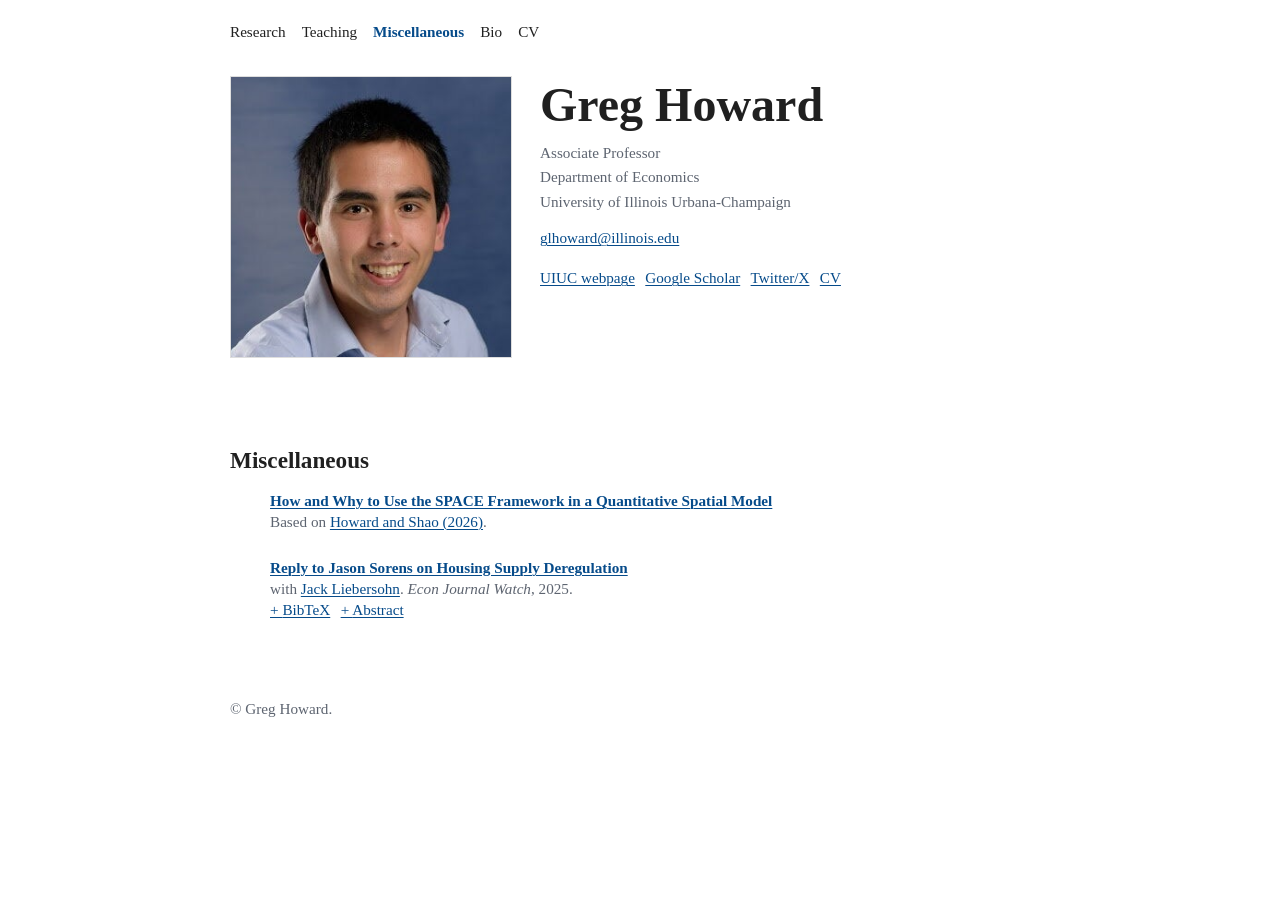
<file: miscellaneous.html>
<!doctype html>
<html lang="en">
<head>
  <meta charset="utf-8">
  <meta name="viewport" content="width=device-width, initial-scale=1">
  <title>Miscellaneous | Greg Howard</title>
  <meta name="description" content="Miscellaneous projects and writing by Greg Howard.">
  <meta name="author" content="Greg Howard">
  <meta name="robots" content="index, follow, max-image-preview:large">
  <link rel="canonical" href="https://greghoward.org/miscellaneous.html">
  <meta property="og:title" content="Miscellaneous | Greg Howard">
  <meta property="og:description" content="Miscellaneous projects and writing by Greg Howard.">
  <meta property="og:type" content="website">
  <meta property="og:url" content="https://greghoward.org/miscellaneous.html">
  <meta property="og:site_name" content="Greg Howard">
  <meta property="og:locale" content="en_US">
  <meta property="og:image" content="https://greghoward.org/images/greg-howard.jpg">
  <meta property="og:image:alt" content="Greg Howard">
  <meta name="twitter:card" content="summary">
  <meta name="twitter:creator" content="@greg_l_howard">
  <meta name="twitter:title" content="Miscellaneous | Greg Howard">
  <meta name="twitter:description" content="Miscellaneous projects and writing by Greg Howard.">
  <meta name="twitter:image" content="https://greghoward.org/images/greg-howard.jpg">
  <script type="application/ld+json">
  {
    "@context": "https://schema.org",
    "@type": "CollectionPage",
    "@id": "https://greghoward.org/miscellaneous.html#webpage",
    "name": "Miscellaneous | Greg Howard",
    "url": "https://greghoward.org/miscellaneous.html",
    "description": "Miscellaneous projects and writing by Greg Howard.",
    "about": {
      "@id": "https://greghoward.org/#greg-howard"
    },
    "mainEntity": {
      "@type": "ItemList",
      "name": "Miscellaneous projects and writing by Greg Howard",
      "itemListElement": [
        {
          "@type": "ListItem",
          "position": 1,
          "item": {
            "@type": "TechArticle",
            "name": "How and Why to Use the SPACE Framework in a Quantitative Spatial Model",
            "url": "https://greghoward.org/space/"
          }
        },
        {
          "@type": "ListItem",
          "position": 2,
          "item": {
            "@type": "ScholarlyArticle",
            "name": "Reply to Jason Sorens on Housing Supply Deregulation",
            "url": "https://greghoward.org/papers/HowardLiebersohnSept2025.pdf"
          }
        }
      ]
    }
  }
  </script>
  <link rel="stylesheet" href="style.css">
</head>
<body>
  <a class="skip-link" href="#main">Skip to main content</a>

  <header class="site-header">
    <div class="container">
      <nav class="site-nav" aria-label="Primary navigation">
        <a href="index.html">Research</a>
        <a href="teaching.html">Teaching</a>
        <a href="miscellaneous.html" aria-current="page">Miscellaneous</a>
        <a href="bio.html">Bio</a>
        <a href="CV.pdf" target="_blank" rel="noopener">CV</a>
      </nav>

      <div class="intro profile">
        <img class="headshot" src="images/greg-howard.jpg" alt="Greg Howard">
        <div>
          <h1>Greg Howard</h1>
          <p class="role">Associate Professor<br>Department of Economics<br>University of Illinois Urbana-Champaign</p>
          <p><a href="mailto:glhoward@illinois.edu">glhoward@illinois.edu</a></p>
          <p class="links">
            <a href="https://economics.illinois.edu/profile/glhoward" target="_blank" rel="noopener">UIUC webpage</a>
            <a href="https://scholar.google.com/citations?hl=en&amp;user=89NvjbQAAAAJ" target="_blank" rel="noopener">Google Scholar</a>
            <a href="https://twitter.com/greg_l_howard" target="_blank" rel="noopener">Twitter/X</a>
            <a href="CV.pdf" target="_blank" rel="noopener">CV</a>
          </p>
        </div>
      </div>
    </div>
  </header>

  <main id="main" class="container">
    <section aria-labelledby="miscellaneous-heading">
      <h2 id="miscellaneous-heading">Miscellaneous</h2>

      <article class="paper">
        <div class="paper-title"><a href="https://greghoward.org/space/" target="_blank" rel="noopener">How and Why to Use the SPACE Framework in a Quantitative Spatial Model</a></div>
        <div class="paper-meta">Based on <a href="papers/Microfoundations_for_Gravity.pdf" target="_blank" rel="noopener">Howard and Shao (2026)</a>.</div>
      </article>

      <article class="paper">
        <div class="paper-title"><a href="papers/HowardLiebersohnSept2025.pdf" target="_blank" rel="noopener">Reply to Jason Sorens on Housing Supply Deregulation</a></div>
        <div class="paper-meta">with <a href="https://www.jackliebersohn.com" target="_blank" rel="noopener">Jack Liebersohn</a>. <cite>Econ Journal Watch</cite>, 2025.</div>
        <div class="paper-links">
          <details class="bibtex">
            <summary>BibTeX</summary>
            <pre><code>@article{HowardLiebersohnSorensReply,
  author = {Howard, Greg and Liebersohn, Jack},
  title = {Reply to Jason Sorens on Housing Supply Deregulation},
  journal = {Econ Journal Watch},
  volume = {22},
  number = {2},
  pages = {253--257},
  year = {2025},
  url = {https://greghoward.org/papers/HowardLiebersohnSept2025.pdf}
}</code></pre>
          </details>
          <details class="abstract">
            <summary>Abstract</summary>
            <p>Jason Sorens (2025) argues that three recent papers (Howard and Liebersohn, 2021; Gyourko and McCulloch, 2024; Harris and Lin, 2024) could be read as arguing against the benefits of deregulating housing supply. We clarify that our paper (Howard and Liebersohn 2021) should not be interpreted as anti-deregulation, respond briefly to Sorens' critiques, and emphasize agreement on the importance of estimating the population elasticity to local rents.</p>
          </details>
        </div>
      </article>
    </section>
  </main>

  <footer class="site-footer">
    <div class="container">
      <p>&copy; Greg Howard.</p>
    </div>
  </footer>
</body>
</html>
</file>
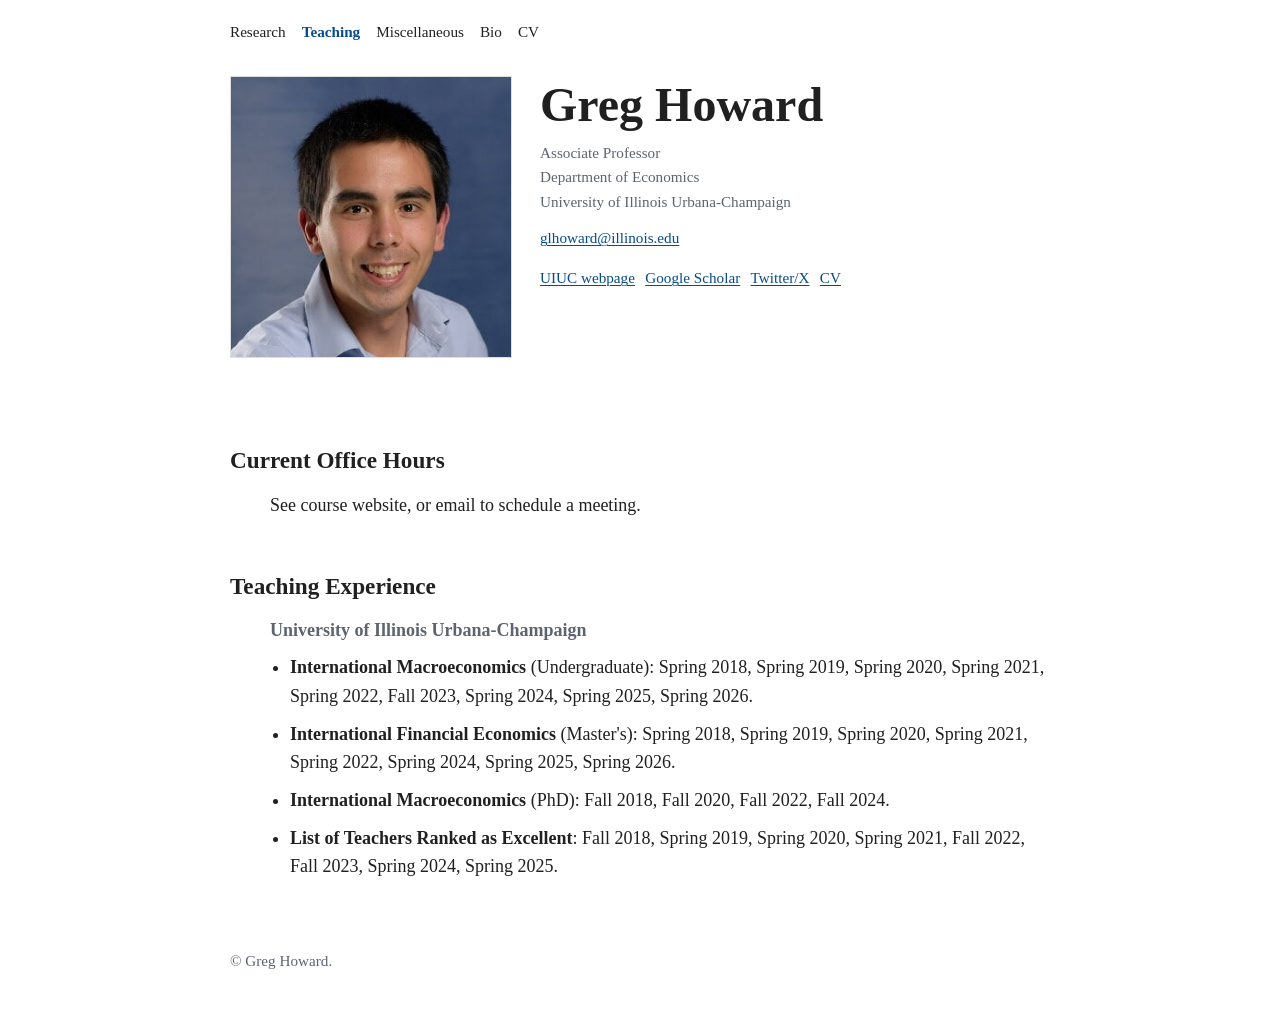
<file: teaching.html>
<!doctype html>
<html lang="en">
<head>
  <meta charset="utf-8">
  <meta name="viewport" content="width=device-width, initial-scale=1">
  <title>Teaching | Greg Howard</title>
  <meta name="description" content="Teaching page for Greg Howard, Associate Professor of Economics at the University of Illinois Urbana-Champaign.">
  <meta name="author" content="Greg Howard">
  <meta name="robots" content="index, follow, max-image-preview:large">
  <link rel="canonical" href="https://greghoward.org/teaching.html">
  <meta property="og:title" content="Teaching | Greg Howard">
  <meta property="og:description" content="Teaching page for Greg Howard at the University of Illinois Urbana-Champaign.">
  <meta property="og:type" content="website">
  <meta property="og:url" content="https://greghoward.org/teaching.html">
  <meta property="og:site_name" content="Greg Howard">
  <meta property="og:locale" content="en_US">
  <meta property="og:image" content="https://greghoward.org/images/greg-howard.jpg">
  <meta property="og:image:alt" content="Greg Howard">
  <meta name="twitter:card" content="summary">
  <meta name="twitter:creator" content="@greg_l_howard">
  <meta name="twitter:title" content="Teaching | Greg Howard">
  <meta name="twitter:description" content="Teaching page for Greg Howard at the University of Illinois Urbana-Champaign.">
  <meta name="twitter:image" content="https://greghoward.org/images/greg-howard.jpg">
  <script type="application/ld+json">
  {
    "@context": "https://schema.org",
    "@type": "WebPage",
    "@id": "https://greghoward.org/teaching.html#webpage",
    "name": "Teaching | Greg Howard",
    "url": "https://greghoward.org/teaching.html",
    "description": "Teaching page for Greg Howard, Associate Professor of Economics at the University of Illinois Urbana-Champaign.",
    "about": {
      "@id": "https://greghoward.org/#greg-howard"
    },
    "mainEntity": {
      "@type": "Person",
      "@id": "https://greghoward.org/#greg-howard",
      "name": "Greg Howard",
      "jobTitle": "Associate Professor of Economics",
      "worksFor": {
        "@type": "CollegeOrUniversity",
        "name": "University of Illinois Urbana-Champaign",
        "url": "https://illinois.edu/"
      }
    }
  }
  </script>
  <link rel="stylesheet" href="style.css">
</head>
<body>
  <a class="skip-link" href="#main">Skip to main content</a>

  <header class="site-header">
    <div class="container">
      <nav class="site-nav" aria-label="Primary navigation">
        <a href="index.html">Research</a>
        <a href="teaching.html" aria-current="page">Teaching</a>
        <a href="miscellaneous.html">Miscellaneous</a>
        <a href="bio.html">Bio</a>
        <a href="CV.pdf" target="_blank" rel="noopener">CV</a>
      </nav>

      <div class="intro profile">
        <img class="headshot" src="images/greg-howard.jpg" alt="Greg Howard">
        <div>
          <h1>Greg Howard</h1>
          <p class="role">Associate Professor<br>Department of Economics<br>University of Illinois Urbana-Champaign</p>
          <p><a href="mailto:glhoward@illinois.edu">glhoward@illinois.edu</a></p>
          <p class="links">
            <a href="https://economics.illinois.edu/profile/glhoward" target="_blank" rel="noopener">UIUC webpage</a>
            <a href="https://scholar.google.com/citations?hl=en&amp;user=89NvjbQAAAAJ" target="_blank" rel="noopener">Google Scholar</a>
            <a href="https://twitter.com/greg_l_howard" target="_blank" rel="noopener">Twitter/X</a>
            <a href="CV.pdf" target="_blank" rel="noopener">CV</a>
          </p>
        </div>
      </div>
    </div>
  </header>

  <main id="main" class="container">
    <section aria-labelledby="office-hours-heading">
      <h2 id="office-hours-heading">Current Office Hours</h2>
      <p>See course website, or email to schedule a meeting.</p>
    </section>

    <section aria-labelledby="teaching-heading">
      <h2 id="teaching-heading">Teaching Experience</h2>
      <p class="subheading">University of Illinois Urbana-Champaign</p>
      <ul class="teaching-list">
        <li><strong>International Macroeconomics</strong> (Undergraduate): Spring 2018, Spring 2019, Spring 2020, Spring 2021, Spring 2022, Fall 2023, Spring 2024, Spring 2025, Spring 2026.</li>
        <li><strong>International Financial Economics</strong> (Master's): Spring 2018, Spring 2019, Spring 2020, Spring 2021, Spring 2022, Spring 2024, Spring 2025, Spring 2026.</li>
        <li><strong>International Macroeconomics</strong> (PhD): Fall 2018, Fall 2020, Fall 2022, Fall 2024.</li>
        <li><strong>List of Teachers Ranked as Excellent</strong>: Fall 2018, Spring 2019, Spring 2020, Spring 2021, Fall 2022, Fall 2023, Spring 2024, Spring 2025.</li>
      </ul>
    </section>
  </main>

  <footer class="site-footer">
    <div class="container">
      <p>&copy; Greg Howard.</p>
    </div>
  </footer>
</body>
</html>
</file>
<file: style.css>
:root {
  --bg: #ffffff;
  --text: #202020;
  --muted: #5d6470;
  --link: #064b8a;
  --link-hover: #002f5d;
  --border: #dedede;
  --max-width: 820px;
}

* {
  box-sizing: border-box;
}

html {
  color-scheme: light;
}

body {
  margin: 0;
  background: var(--bg);
  color: var(--text);
  font-family: Georgia, "Times New Roman", Times, serif;
  font-size: 18px;
  line-height: 1.6;
}

a {
  color: var(--link);
  text-decoration-thickness: 0.08em;
  text-underline-offset: 0.16em;
}

a:hover,
a:focus {
  color: var(--link-hover);
}

.skip-link {
  position: absolute;
  left: 1rem;
  top: -4rem;
  z-index: 10;
  background: var(--bg);
  color: var(--text);
  padding: 0.5rem 0.75rem;
  border: 1px solid var(--border);
}

.skip-link:focus {
  top: 1rem;
}

.container {
  width: min(100% - 2rem, var(--max-width));
  margin: 0 auto;
}

.site-header {
}

.site-header .container {
  padding-top: 1.25rem;
  padding-bottom: 2.25rem;
}

.site-nav {
  display: flex;
  flex-wrap: wrap;
  gap: 0.35rem 1rem;
  margin-bottom: 2rem;
  font-size: 0.95rem;
}

.site-nav a {
  color: var(--text);
  text-decoration: none;
}

.site-nav a:hover,
.site-nav a:focus,
.site-nav a[aria-current="page"] {
  color: var(--link);
}

.site-nav a[aria-current="page"] {
  font-weight: 700;
}

.intro {
  max-width: 700px;
}

.profile {
  display: grid;
  grid-template-columns: 282px minmax(0, 1fr);
  gap: 1.75rem;
  align-items: start;
}

.headshot {
  display: block;
  width: 282px;
  aspect-ratio: 1;
  object-fit: cover;
  border: 1px solid var(--border);
}

.eyebrow {
  margin: 0 0 0.25rem;
  color: var(--muted);
  font-size: 0.95rem;
  font-weight: 700;
  letter-spacing: 0;
  text-transform: uppercase;
}

h1,
h2,
h3 {
  line-height: 1.2;
}

h1 {
  margin: 0 0 0.45rem;
  font-size: clamp(2.25rem, 8vw, 3rem);
  font-weight: 700;
  letter-spacing: 0;
}

h2 {
  margin: 3rem 0 1rem;
  padding-top: 0.3rem;
  font-size: 1.45rem;
}

h3 {
  margin: 1.6rem 0 0.6rem;
  color: var(--text);
  font-size: 1rem;
}

p {
  margin: 0 0 1rem;
}

.role {
  margin-bottom: 0.75rem;
  color: var(--muted);
}

.links,
.paper-links {
  display: flex;
  flex-wrap: wrap;
  gap: 0.1rem 0.65rem;
  font-size: 0.95rem;
}

.intro .links {
  font-size: 0.95rem;
}

.intro p {
  font-size: 0.95rem;
}

.notice {
  margin-top: 1.2rem;
  color: var(--text);
  font-style: italic;
}

.paper {
  padding: 0 0 0.62rem;
  margin: 0 0 0.95rem;
}

.paper-title {
  margin-bottom: 0.08rem;
  font-weight: 700;
  font-size: 0.95rem;
  line-height: 1.28;
}

.paper-meta {
  margin-bottom: 0.1rem;
  color: var(--muted);
  font-weight: 400;
  font-size: 0.95rem;
  line-height: 1.28;
}

.paper-links {
  align-items: baseline;
  line-height: 1.3;
  margin: 0;
}

.abstract,
.bibtex {
  display: inline;
  margin: 0;
  color: var(--text);
}

.abstract[open],
.bibtex[open] {
  flex-basis: 100%;
}

.abstract summary,
.bibtex summary {
  display: inline-block;
  cursor: pointer;
  color: var(--link);
  font-size: inherit;
  text-decoration: underline;
  text-decoration-thickness: 0.08em;
  text-underline-offset: 0.16em;
}

.abstract summary:hover,
.abstract summary:focus,
.bibtex summary:hover,
.bibtex summary:focus {
  color: var(--link-hover);
}

.abstract summary::before,
.bibtex summary::before {
  content: "+ ";
  text-decoration: none;
}

.abstract[open] summary::before,
.bibtex[open] summary::before {
  content: "- ";
}

.abstract p {
  margin-top: 0.38rem;
  margin-bottom: 0;
  color: var(--muted);
  font-size: 0.95rem;
  line-height: 1.45;
}

.bibtex pre {
  max-width: 100%;
  margin: 0.38rem 0 0;
  padding: 0.65rem 0.75rem;
  overflow-x: auto;
  border: 1px solid var(--border);
  background: #f8f8f8;
  color: var(--text);
  font-size: 0.78rem;
  line-height: 1.35;
  white-space: pre;
}

.bibtex code {
  font-family: Consolas, "Liberation Mono", "Courier New", monospace;
}

.subheading {
  margin-bottom: 0.5rem;
  color: var(--muted);
  font-weight: 700;
}

.teaching-list {
  padding-left: 1.25rem;
  margin: 0;
}

.teaching-list li {
  margin-bottom: 0.55rem;
}

main section {
  padding-left: 2.5rem;
}

main section h2 {
  margin-left: -2.5rem;
}

.muted {
  color: var(--muted);
}

.site-footer {
  margin-top: 3rem;
  color: var(--muted);
  font-size: 0.95rem;
}

.site-footer .container {
  padding-top: 1.25rem;
  padding-bottom: 1.25rem;
}

@media (max-width: 640px) {
  body {
    font-size: 16px;
  }

  .container {
    width: min(100% - 1.25rem, var(--max-width));
  }

  .site-header .container {
    padding-bottom: 1.6rem;
  }

  .site-nav {
    margin-bottom: 1.4rem;
  }

  .profile {
    grid-template-columns: 1fr;
    gap: 1rem;
  }

  .headshot {
    width: 155px;
  }

  h2 {
    margin-top: 2.4rem;
  }

  .links,
  .paper-links {
    gap: 0.2rem 0.6rem;
  }

  main section {
    padding-left: 1rem;
  }

  main section h2 {
    margin-left: -1rem;
  }
}
</file>
